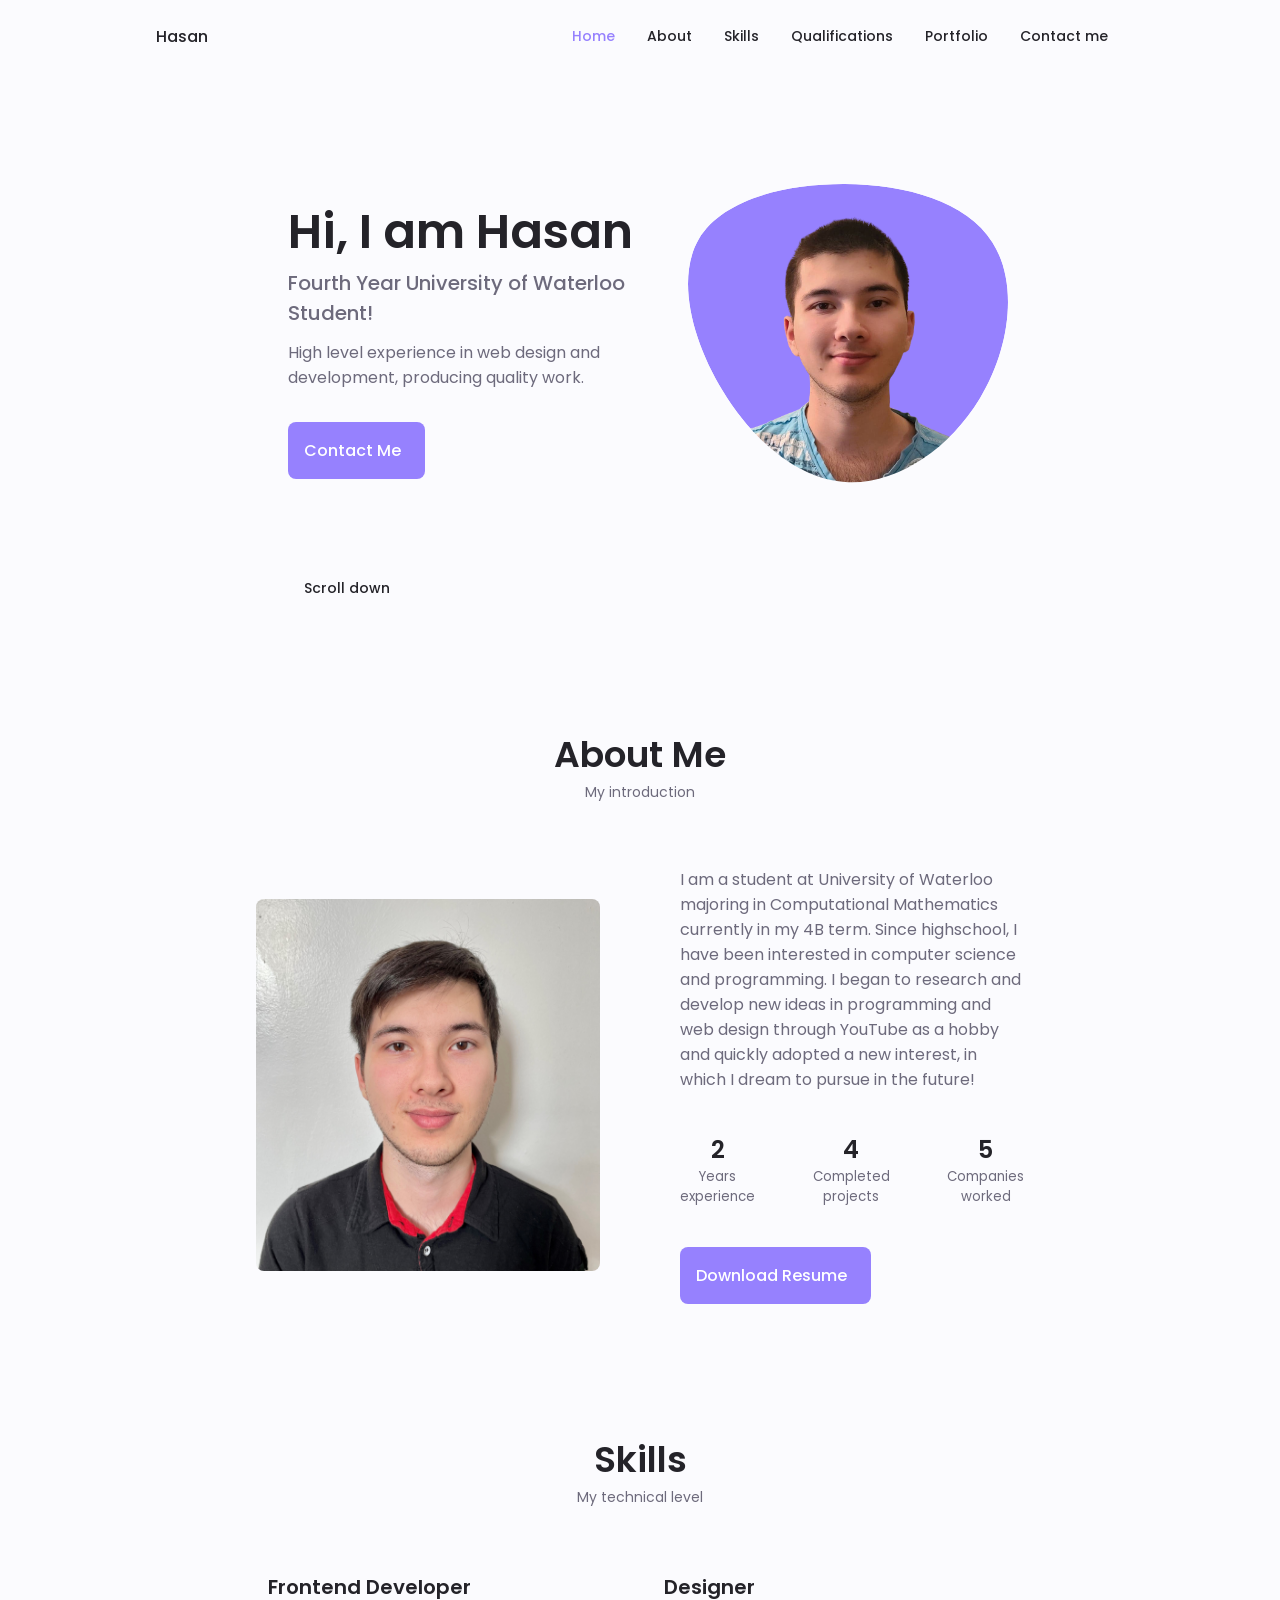
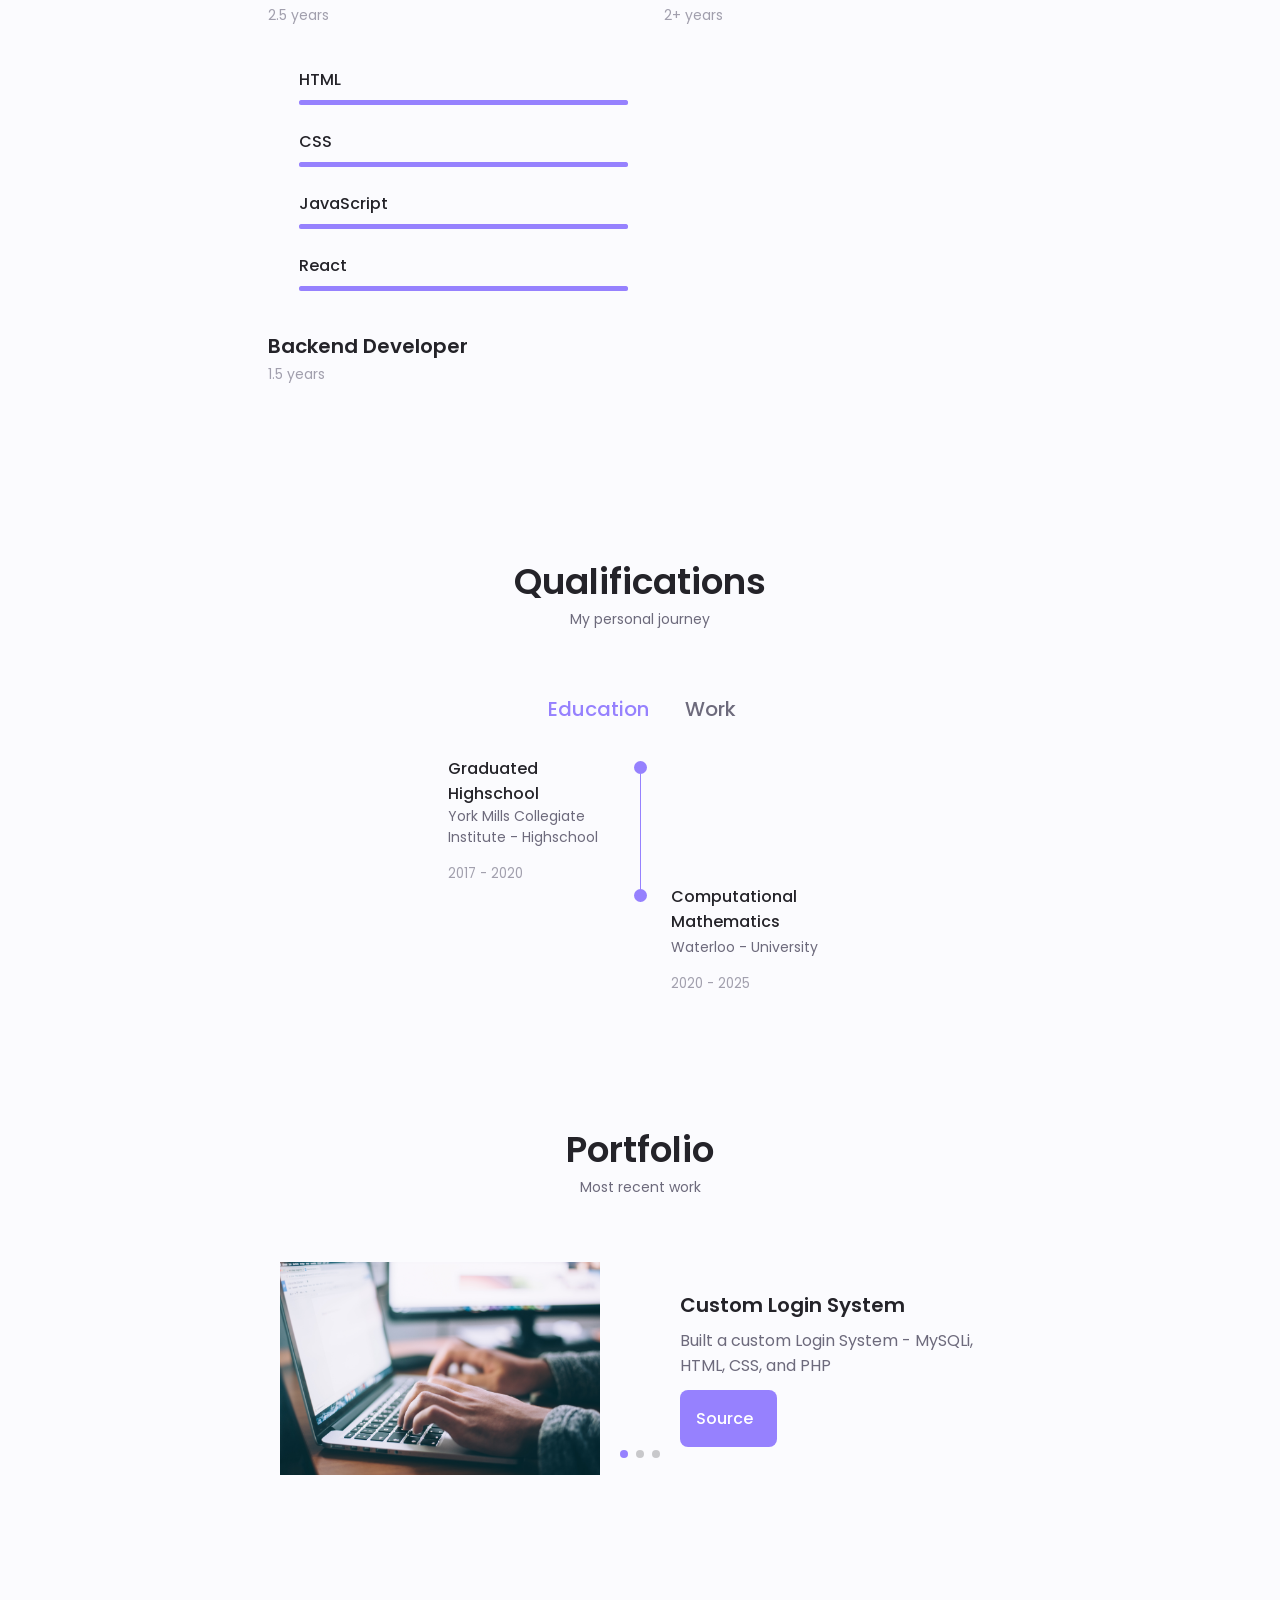
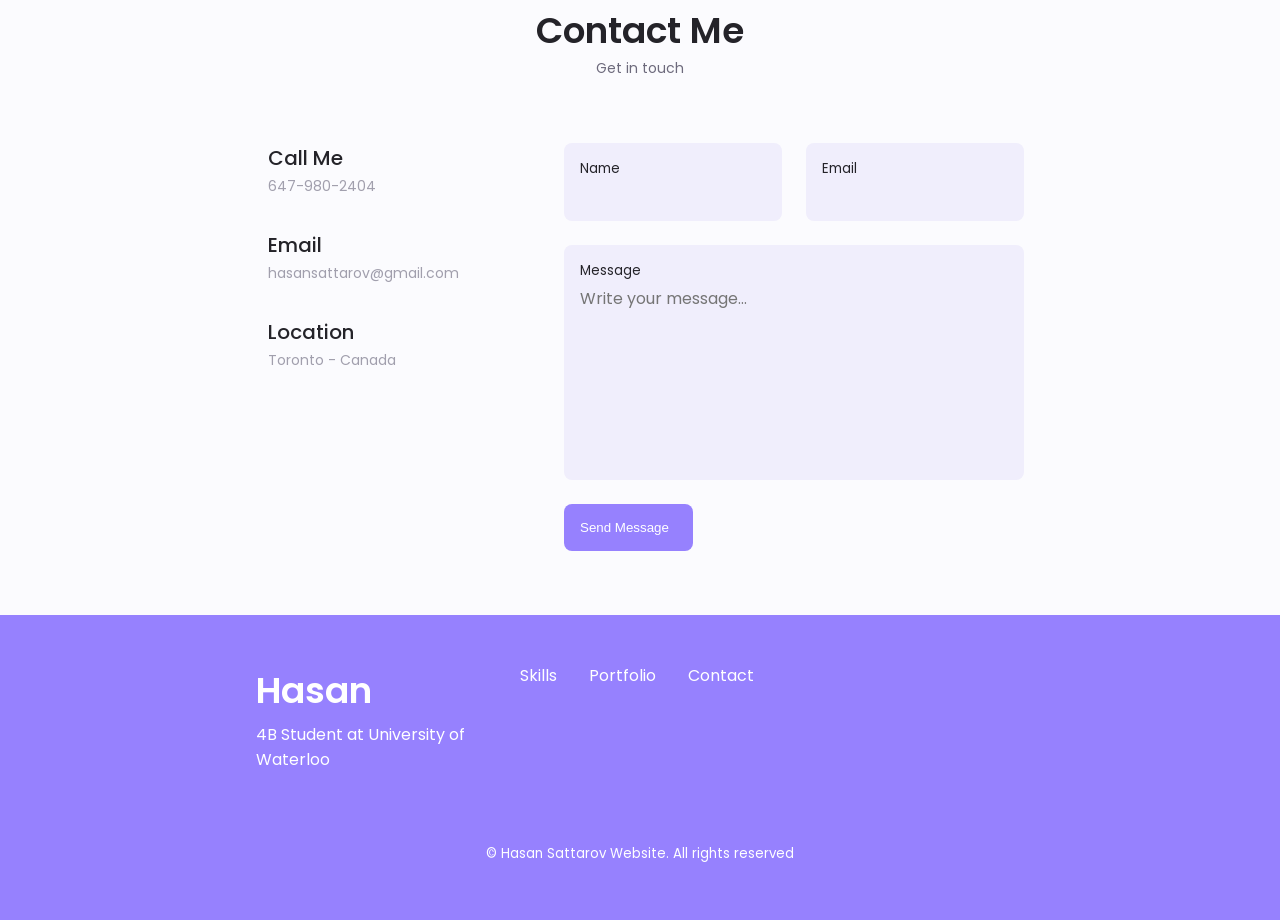
<file: index.html>
<!DOCTYPE html>
<html lang="en">

<head>
    <meta charset="UTF-8">
    <meta name="viewport" content="width=device-width, initial-scale=1.0">

    <!--==================== UNICONS ====================-->
    <link rel="stylesheet" href="https://unicons.iconscout.com/release/v4.0.0/css/line.css">

    <!--==================== SWIPER CSS ====================-->
    <link rel="stylesheet" href="assets/css/swiper-bundle.min.css">

    <!--==================== CSS ====================-->
    <link rel="stylesheet" href="assets/css/styles.css">

    <title>Hasan's Portfolio Website</title>
</head>

<body>
    <!--==================== HEADER ====================-->
    <header class="header" id="header">
        <nav class="nav container">
            <a href="#" class="nav__logo">Hasan</a>

            <div class="nav__menu" id="nav-menu">
                <ul class="nav__list grid">
                    <li class="nav__item">
                        <a href="#home" class="nav__link active-link">
                            <i class="uil uil-estate nav__icon"></i> Home
                        </a>
                    </li>
                    <li class="nav__item">
                        <a href="#about" class="nav__link">
                            <i class="uil uil-user nav__icon"></i> About
                        </a>
                    </li>
                    <li class="nav__item">
                        <a href="#skills" class="nav__link">
                            <i class="uil uil-file-alt nav__icon"></i> Skills
                        </a>
                    </li>
                    <li class="nav__item">
                        <a href="#qualifications" class="nav__link">
                            <i class="uil uil-clipboard-notes nav__icon"></i> Qualifications
                        </a>
                    </li>
                    <li class="nav__item">
                        <a href="#portfolio" class="nav__link">
                            <i class="uil uil-scenery nav__icon"></i> Portfolio
                        </a>
                    </li>
                    <li class="nav__item">
                        <a href="#contact" class="nav__link">
                            <i class="uil uil-message nav__icon"></i> Contact me
                        </a>
                    </li>
                </ul>
                <i class="uil uil-times nav__close" id="nav-close"></i>
            </div>

            <div class="nav__btns">
                <!-- Theme change button -->
                <i class="uil uil-moon change-theme" id="theme-button"></i>

                <div class="nav__toggle" id="nav-toggle">
                    <i class="uil uil-apps"></i>
                </div>
            </div>
        </nav>
    </header>

    <!--==================== MAIN ====================-->
    <main class="main">
        <!--==================== HOME ====================-->
        <section class="home section" id="home">
            <div class="home__container container grid">
                <div class="home__content grid">
                    <div class="home__social">
                        <a href="https://www.linkedin.com/in/hasan-sattarov-950b011bb/" target="_blank" class="home__social-icon">
                            <i class="uil uil-linkedin-alt"></i>
                        </a>
                        <a href="https://www.facebook.com/hasan.sattarov.9/" target="_blank" class="home__social-icon">
                            <i class="uil uil-facebook-f"></i>
                        </a>
                        <a href="https://github.com/hasansattarov" target="_blank" class="home__social-icon">
                            <i class="uil uil-github-alt"></i>
                        </a>
                    </div>

                    <div class="home__img">
                        <svg class="home__blob" viewBox="0 0 200 187" xmlns="http://www.w3.org/2000/svg" xmlns:xlink="http://www.w3.org/1999/xlink">
                                <mask id="mask0" mask-type="alpha">
                                    <path d="M190.312 36.4879C206.582 62.1187 201.309 102.826 182.328 134.186C163.346 165.547 
                                    130.807 187.559 100.226 186.353C69.6454 185.297 41.0228 161.023 21.7403 129.362C2.45775 
                                    97.8511 -7.48481 59.1033 6.67581 34.5279C20.9871 10.1032 59.7028 -0.149132 97.9666 
                                    0.00163737C136.23 0.303176 174.193 10.857 190.312 36.4879Z"/>
                                </mask>
                                <g mask="url(#mask0)">
                                    <path d="M190.312 36.4879C206.582 62.1187 201.309 102.826 182.328 134.186C163.346 
                                    165.547 130.807 187.559 100.226 186.353C69.6454 185.297 41.0228 161.023 21.7403 
                                    129.362C2.45775 97.8511 -7.48481 59.1033 6.67581 34.5279C20.9871 10.1032 59.7028 
                                    -0.149132 97.9666 0.00163737C136.23 0.303176 174.193 10.857 190.312 36.4879Z"/>
                                    <image class="home__blob-img" x='12' y='18' href="assets/img/perfil.png"/>
                                </g>
                            </svg>
                    </div>

                    <div class="home__data">
                        <h1 class="home__title">Hi, I am Hasan</h1>
                        <h3 class="home__subtitle">Fourth Year University of Waterloo Student!</h3>
                        <p class="home__description">High level experience in web design and development, producing quality work.</p>
                        <a href="#contact" class="button button--flex">
                                Contact Me <i class="uil uil-message button__icon"></i>
                        </a>
                    </div>
                </div>

                <div class="home__scroll">
                    <a href="#about" class="home__scroll-button button--flex">
                        <i class="uil uil-mouse-alt home__scroll-mouse"></i>
                        <span class="home__scroll-name">Scroll down</span>
                        <i class="uil uil-arrow-down home__scroll-arrow"></i>
                    </a>
                </div>
            </div>
        </section>

        <!--==================== ABOUT ====================-->
        <section class="about section" id="about">
            <h2 class="section__title">About Me</h2>
            <span class="section__subtitle">My introduction</span>

            <div class="about__container container grid">
                <img src="assets/img/about.jpg" alt="" class="about__img">

                <div class="about__data">
                    <p class="about__description">
                        I am a student at University of Waterloo majoring in Computational Mathematics currently in my 4B term. Since highschool, I have been interested in computer science and programming. I began to research and develop new ideas in programming and web design through
                        YouTube as a hobby and quickly adopted a new interest, in which I dream to pursue in the future!
                    </p>

                    <div class="about__info">
                        <div>
                            <span class="about__info-title">2</span>
                            <span class="about__info-name">Years <br> experience</span>
                        </div>

                        <div>
                            <span class="about__info-title">4</span>
                            <span class="about__info-name">Completed <br> projects</span>
                        </div>

                        <div>
                            <span class="about__info-title">5</span>
                            <span class="about__info-name">Companies <br> worked</span>
                        </div>
                    </div>

                    <div class="about__buttons">
                        <a download="" href="assets/pdf/Hasan_Sattarov_s_Resume.pdf" class="button button--flex">
                                Download Resume<i class="uil uil-download-alt button__icon"></i>
                            </a>
                    </div>
                </div>
            </div>
        </section>

        <!--==================== SKILLS ====================-->
        <section class="skills section" id="skills">
            <h2 class="section__title">Skills</h2>
            <span class="section__subtitle">My technical level</span>

            <div class="skills__container container grid">
                <div>
                    <div class="skills__content skills__open">
                        <div class="skills__header">
                            <i class="uil uil-brackets-curly skills__icon"></i>

                            <div>
                                <h1 class="skills__title">Frontend Developer</h1>
                                <span class="skills__subtitle">2.5 years</span>
                            </div>

                            <i class="uil uil-angle-down skills__arrow"></i>
                        </div>

                        <div class="skills__list grid">
                            <div class="skills__data">
                                <div class="skills__titles">
                                    <h3 class="skills__name">HTML</h3>
                                </div>
                                <div class="skills__bar">
                                    <span class="skills__percentage skills__html"></span>
                                </div>
                            </div>

                            <div class="skills__data">
                                <div class="skills__titles">
                                    <h3 class="skills__name">CSS</h3>
                                </div>
                                <div class="skills__bar">
                                    <span class="skills__percentage skills__css"></span>
                                </div>
                            </div>

                            <div class="skills__data">
                                <div class="skills__titles">
                                    <h3 class="skills__name">JavaScript</h3>
                                </div>
                                <div class="skills__bar">
                                    <span class="skills__percentage skills__js"></span>
                                </div>
                            </div>

                            <div class="skills__data">
                                <div class="skills__titles">
                                    <h3 class="skills__name">React</h3>
                                </div>
                                <div class="skills__bar">
                                    <span class="skills__percentage skills__react"></span>
                                </div>
                            </div>
                        </div>
                    </div>

                    <div class="skills__content skills__close">
                        <div class="skills__header">
                            <i class="uil uil-server-network skills__icon"></i>

                            <div>
                                <h1 class="skills__title">Backend Developer</h1>
                                <span class="skills__subtitle">1.5 years</span>
                            </div>
                            <i class="uil uil-angle-down skills__arrow"></i>
                        </div>

                        <div class="skills__list grid">
                            <div class="skills__data">
                                <div class="skills__titles">
                                    <h3 class="skills__name">PHP</h3>
                                </div>
                                <div class="skills__bar">
                                    <span class="skills__percentage skills__php"></span>
                                </div>
                            </div>

                            <div class="skills__data">
                                <div class="skills__titles">
                                    <h3 class="skills__name">Python</h3>
                                </div>
                                <div class="skills__bar">
                                    <span class="skills__percentage skills__python"></span>
                                </div>
                            </div>

                            <div class="skills__data">
                                <div class="skills__titles">
                                    <h3 class="skills__name">MySQLi</h3>
                                </div>
                                <div class="skills__bar">
                                    <span class="skills__percentage skills__mysqli"></span>
                                </div>
                            </div>

                            <div class="skills__data">
                                <div class="skills__titles">
                                    <h3 class="skills__name">MariaDB</h3>
                                </div>
                                <div class="skills__bar">
                                    <span class="skills__percentage skills__mysqli"></span>
                                </div>
                            </div>
                        </div>
                    </div>
                </div>

                <div>
                    <div class="skills__content skills__close">
                        <div class="skills__header">
                            <i class="uil uil-swatchbook skills__icon"></i>

                            <div>
                                <h1 class="skills__title">Designer</h1>
                                <span class="skills__subtitle">2+ years</span>
                            </div>
                            <i class="uil uil-angle-down skills__arrow"></i>
                        </div>

                        <div class="skills__list grid">
                            <div class="skills__data">
                                <div class="skills__titles">
                                    <h3 class="skills__name">Figma</h3>
                                </div>
                                <div class="skills__bar">
                                    <span class="skills__percentage skills__figma"></span>
                                </div>
                            </div>

                            <div class="skills__data">
                                <div class="skills__titles">
                                    <h3 class="skills__name">Photoshop</h3>
                                </div>
                                <div class="skills__bar">
                                    <span class="skills__percentage skills__photoshop"></span>
                                </div>
                            </div>
                        </div>
                    </div>
                </div>
            </div>

        </section>

        <!--==================== QUALIFICATION ====================-->
        <section class="qualification section" id="qualifications">
            <h2 class="section__title">Qualifications</h2>
            <span class="section__subtitle">My personal journey</span>

            <div class="qualification__container container">
                <div class="qualification__tabs">
                    <div class="qualification__button button--flex qualification__active" data-target='#education'>
                        <i class="uil uil-graduation-cap qualification__icon"></i> Education
                    </div>

                    <div class="qualification__button button--flex" data-target="#work">
                        <i class="uil uil-briefcase-alt qualification__icon"></i> Work
                    </div>
                </div>

                <div class="qualification__sections">
                    <div class="qualification__content qualification__active" data-content id="education">
                        <!--Qualification 1-->
                        <div class="qualification__data">
                            <div>
                                <h3 class="qualification__title">Graduated Highschool</h3>
                                <span class="qualification__subtitle">York Mills Collegiate Institute - Highschool</span>
                                <div class="qualification__calendar">
                                    <i class="uil uil-calendar-alt"></i> 2017 - 2020
                                </div>
                            </div>

                            <div>
                                <span class="qualification__rounder"></span>
                                <span class="qualification__line"></span>
                            </div>
                        </div>

                        <!--Qualification 2-->
                        <div class="qualification__data">
                            <div></div>

                            <div>
                                <span class="qualification__rounder"></span>
                            </div>

                            <div>
                                <h3 class="qualification__title">Computational Mathematics</h3>
                                <span class="qualification__subtitle">Waterloo - University</span>
                                <div class="qualification__calendar">
                                    <i class="uil uil-calendar-alt"></i> 2020 - 2025
                                </div>
                            </div>
                        </div>
                    </div>

                    <div class="qualification__content" data-content id="work">
                        <!--Qualification 1-->
                        <div class="qualification__data">
                            <div>
                                <h3 class="qualification__title">Project Team Member - Website Design and Optimization</h3>
                                <span class="qualification__subtitle">Canada - Microsoft</span>
                                <div class="qualification__calendar">
                                    <i class="uil uil-calendar-alt"></i> May 2021 - Aug 2021
                                </div>
                            </div>

                            <div>
                                <span class="qualification__rounder"></span>
                                <span class="qualification__line"></span>
                            </div>
                        </div>

                        <!--Qualification 2-->
                        <div class="qualification__data">
                            <div></div>

                            <div>
                                <span class="qualification__rounder"></span>
                                <span class="qualification__line"></span>
                            </div>

                            <div>
                                <h3 class="qualification__title">Junior Web Developer</h3>
                                <span class="qualification__subtitle">Canada - Dacture</span>
                                <div class="qualification__calendar">
                                    <i class="uil uil-calendar-alt"></i> July 2021 - Aug 2021
                                </div>
                            </div>
                        </div>

                        <!--Qualification 3-->
                        <div class="qualification__data">
                            <div>
                                <h3 class="qualification__title">Full Stack Developer</h3>
                                <span class="qualification__subtitle">Canada - Studica Limited</span>
                                <div class="qualification__calendar">
                                    <i class="uil uil-calendar-alt"></i> Jan 2022 - Apr 2022
                                </div>
                            </div>

                            <div>
                                <span class="qualification__rounder"></span>
                                <span class="qualification__line"></span>
                            </div>
                        </div>

                        <!--Qualification 4-->
                        <div class="qualification__data">
                            <div></div>

                            <div>
                                <span class="qualification__rounder"></span>
                                <span class="qualification__line"></span>
                            </div>

                            <div>
                                <h3 class="qualification__title">Software Engineer</h3>
                                <span class="qualification__subtitle">Canada - PointClickCare</span>
                                <div class="qualification__calendar">
                                    <i class="uil uil-calendar-alt"></i> Sept 2022 - Dec 2022
                                </div>
                            </div>
                        </div>

                        <!--Qualification 5-->
                        <div class="qualification__data">
                            <div>
                                <h3 class="qualification__title">Full Stack Developer</h3>
                                <span class="qualification__subtitle">Canada - Studica Limited</span>
                                <div class="qualification__calendar">
                                    <i class="uil uil-calendar-alt"></i> May 2023 - Aug 2023
                                </div>
                            </div>

                            <div>
                                <span class="qualification__rounder"></span>
                                <span class="qualification__line"></span>
                            </div>
                        </div>

                        <!--Qualification 6-->
                        <div class="qualification__data">
                            <div></div>

                            <div>
                                <span class="qualification__rounder"></span>
                            </div>

                            <div>
                                <h3 class="qualification__title">Software Engineer</h3>
                                <span class="qualification__subtitle">Canada - Sawback Technologies</span>
                                <div class="qualification__calendar">
                                    <i class="uil uil-calendar-alt"></i> Sept 2024 - Dec 2024
                                </div>
                            </div>
                        </div>
                    </div>
                </div>
            </div>
        </section>

        <!--==================== PORTFOLIO ====================-->
        <section class="portfolio section" id="portfolio">
            <h2 class="section__title">Portfolio</h2>
            <span class="section__subtitle">Most recent work</span>

            <div class="portfolio__container container swiper">
                <div class="swiper-wrapper">
                    <!--==================== PORTFOLIO 1 ====================-->
                    <div class="portfolio__content grid swiper-slide">
                        <img src="assets/img/portfolio1.jpg" alt="" class="portfolio_img">

                        <div class="portfolio__data">
                            <h3 class="portfolio__title">Custom Login System</h3>
                            <p class="portfolio__description">Built a custom Login System - MySQLi, HTML, CSS, and PHP</p>
                            <a href="https://github.com/hasansattarov/login-system" class="button button--flex button--small portfolio__button">
                                    Source
                                    <i class="uil uil-arrow-right button__icon"></i>
                            </a>
                        </div>
                    </div>

                    <!--==================== PORTFOLIO 2 ====================-->
                    <div class="portfolio__content grid swiper-slide">
                        <img src="assets/img/portfolio2.jpg" alt="" class="portfolio_img">

                        <div class="portfolio__data">
                            <h3 class="portfolio__title">Personal Website</h3>
                            <p class="portfolio__description">Built a responsive personal portfolio - HTML, CSS, and JavaScript</p>
                            <a href="https://hasansattarov.github.io/" class="button button--flex button--small portfolio__button">
                                    Source
                                    <i class="uil uil-arrow-right button__icon"></i>
                                </a>
                        </div>
                    </div>

                    <!--==================== PORTFOLIO 3 ====================-->
                    <div class="portfolio__content grid swiper-slide">
                        <img src="assets/img/portfolio3.jpg" alt="" class="portfolio_img">

                        <div class="portfolio__data">
                            <h3 class="portfolio__title">Hangman</h3>
                            <p class="portfolio__description">Programmed the Hangman game - Processing Python</p>
                            <a href="https://github.com/hasansattarov/Hangman-Game" class="button button--flex button--small portfolio__button">
                                    Source
                                    <i class="uil uil-arrow-right button__icon"></i>
                                </a>
                        </div>
                    </div>
                </div>

                <div class="swiper-button-next">
                    <i class="uil uil-angle-right-b swiper-portfolio-icon"></i>
                </div>

                <div class="swiper-button-prev">
                    <i class="uil uil-angle-left-b swiper-portfolio-icon"></i>
                </div>

                <div class="swiper-pagination"></div>
            </div>
        </section>

        <!--==================== CONTACT ME ====================-->
        <section class="contact section" id="contact">
            <h2 class="section__title">Contact Me</h2>
            <span class="section__subtitle">Get in touch</span>

            <div class="contact__container container grid">
                <div>
                    <div class="contact__information">
                        <i class="uil uil-phone contact__icon"></i>

                        <div>
                            <h3 class="contact__title">Call Me</h3>
                            <span class="contact__subtitle">647-980-2404</span>
                        </div>
                    </div>

                    <div class="contact__information">
                        <i class="uil uil-envelope contact__icon"></i>

                        <div>
                            <h3 class="contact__title">Email</h3>
                            <span class="contact__subtitle">hasansattarov@gmail.com</span>
                        </div>
                    </div>

                    <div class="contact__information">
                        <i class="uil uil-map-marker contact__icon"></i>

                        <div>
                            <h3 class="contact__title">Location</h3>
                            <span class="contact__subtitle">Toronto - Canada</span>
                        </div>
                    </div>
                </div>

                <form action="https://formspree.io/f/xpzkkjew" method="POST" class="contact__form grid">
                    <div class="contact__inputs grid">
                        <div class="contact__content">
                            <label for="" class="contact__label">Name</label>
                            <input type="text" name="name" class="contact__input">
                        </div>

                        <div class="contact__content">
                            <label for="" class="contact__label">Email</label>
                            <input type="email" name="_replyto" class="contact__input">
                        </div>
                    </div>

                    <div class="contact__content">
                        <label for="" class="contact__label">Message</label>
                        <textarea name="message" id="" cols="0" rows="7" placeholder="Write your message..." class="contact__input"></textarea>
                    </div>

                    <div>
                        <button type="submit" name="submit" class="button button--flex">
                            Send Message
                            <i class="uil uil-message button__icon"></i>
                        </button>
                    </div>
                </form>
            </div>
        </section>
    </main>

    <!--==================== FOOTER ====================-->
    <footer class="footer">
        <div class="footer__bg">
            <div class="footer__container container grid">
                <div>
                    <h1 class="footer__title">Hasan</h1>
                    <span class="footer__subtitle">4B Student at University of Waterloo</span>
                </div>

                <ul class="footer__links">
                    <li>
                        <a href="#skills" class="footer__link">Skills</a>
                    </li>

                    <li>
                        <a href="#portfolio" class="footer__link">Portfolio</a>
                    </li>

                    <li>
                        <a href="#contact" class="footer__link">Contact</a>
                    </li>
                </ul>

                <div class="footer__socials">
                    <a href="https://www.linkedin.com/in/hasan-sattarov-950b011bb/" target="_blank" class="footer__social">
                        <i class="uil uil-linkedin-alt"></i>
                    </a>

                    <a href="https://www.facebook.com/hasan.sattarov.9/" target="_blank" class="footer__social">
                        <i class="uil uil-facebook-f"></i>
                    </a>

                    <a href="https://github.com/hasansattarov" target="_blank" class="footer__social">
                        <i class="uil uil-github-alt"></i>
                    </a>
                </div>
            </div>

            <p class="footer__copy">&#169; Hasan Sattarov Website. All rights reserved</p>
        </div>

    </footer>

    <!--==================== SCROLL TOP ====================-->
    <a href="#" class="scrollup" id="scroll-up">
        <i class="uil uil-arrow-up scrollup__icon"></i>
    </a>

    <!--==================== SWIPER JS ====================-->
    <script src="assets/js/swiper-bundle.min.js"></script>

    <!--==================== MAIN JS ====================-->
    <script src="assets/js/main.js"></script>
</body>

</html>
</file>
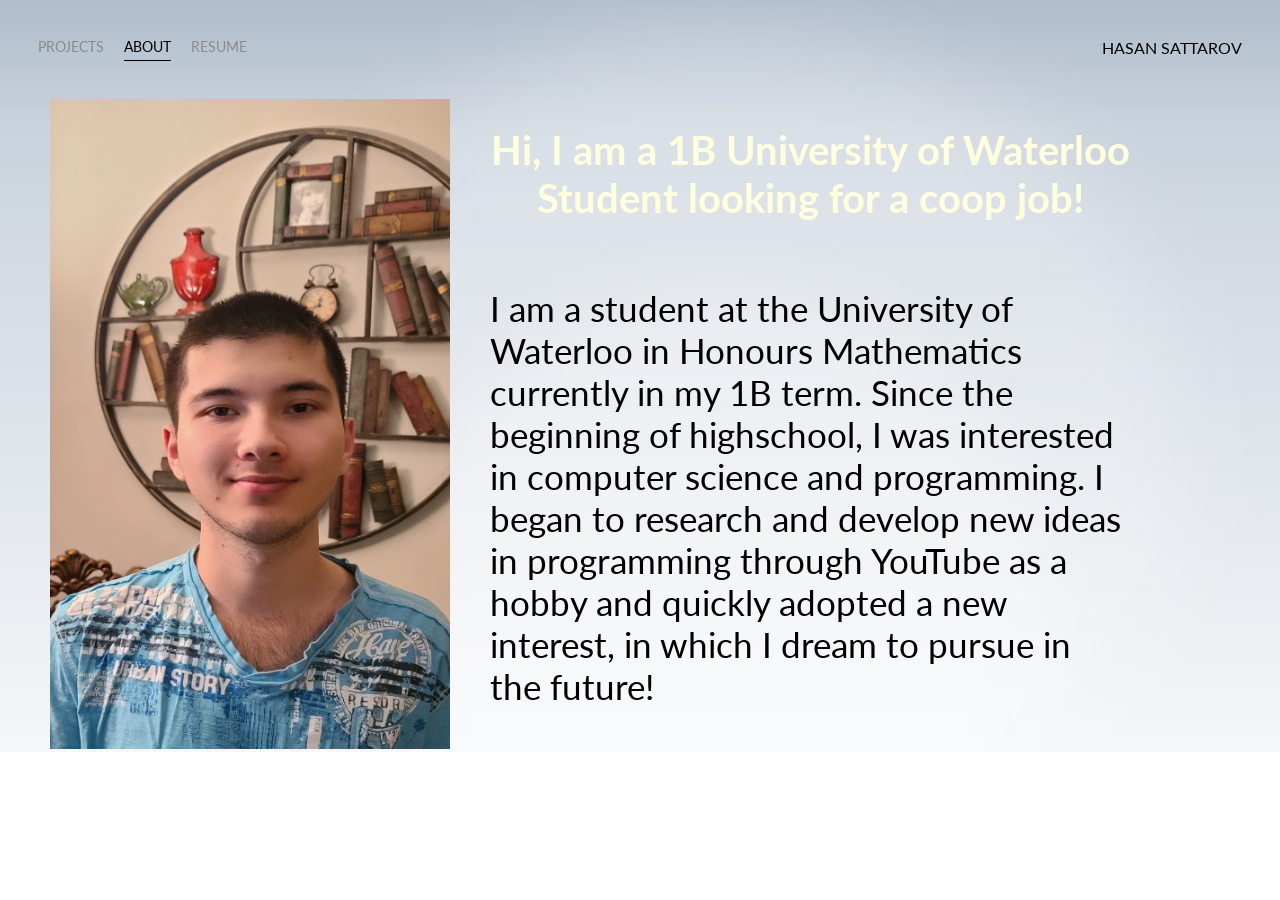
<file: about.html>
<!DOCTYPE html>
<html lang='en'>

<head>
  <meta charset='UTF-8'>
  <title>Portfolio Homepage</title>
  <link href="https://fonts.googleapis.com/css?family=Lato" rel="stylesheet">
  <link rel="stylesheet" href="styles.css">
</head>

<body>
  <div class="container">
    <div class="nav-wrapper">
      <div class="left-side">
        <div class="nav-link-wrapper">
          <a href="index.html">Projects</a>
        </div>

        <div class="nav-link-wrapper active-nav-link">
          <a href="about.html">About</a>
        </div>

        <div class="nav-link-wrapper">
          <a href="resume.pdf">Resume</a>
        </div>
        
      </div>

      <div class="right-side">
        <div class="brand">
          HASAN SATTAROV
        </div>
      </div>
    </div>

    <div class="content-wrapper">
      <div class="two-column-wrapper">
        <div class="profile-image-wrapper">
          <img src="images/profile.jpg" alt="">
        </div>

        <div class="profile-content-wrapper">
          <h1>Hi, I am a 1B University of Waterloo Student looking for a coop job!</h1>
          <p>I am a student at the University of Waterloo in Honours Mathematics currently in my 1B term. Since the beginning of highschool, I was interested in 
            computer science and programming. I began to research and develop new ideas in programming through YouTube as a hobby and quickly 
            adopted a new interest, in which I dream to pursue in the future!
          </p>
        </div>
      </div>
    </div>
  </div>

</body>

</html>
</file>
<file: assets/css/styles.css>
/*==================== GOOGLE FONTS ====================*/

@import url('https://fonts.googleapis.com/css2?family=Poppins:wght@400;500;600&display=swap');

/*==================== VARIABLES CSS ====================*/

:root {
    --header-height: 3rem;
    /*========== Colors ==========*/
    /* Change favorite color */
    --hue-color: 250;
    /*Purple 250 - Green 142 - Blue 230 - Pink 340*/
    /* HSL color mode */
    --first-color: hsl(var(--hue-color), 98%, 75%);
    --first-color-second: hsl(var(--hue-color), 100%, 50%);
    --first-color-alt: hsl(var(--hue-color), 57%, 53%);
    --first-color-lighter: hsl(var(--hue-color), 92%, 85%);
    --title-color: hsl(var(--hue-color), 8%, 15%);
    --text-color: hsl(var(--hue-color), 8%, 45%);
    --text-color-light: hsl(var(--hue-color), 8%, 65%);
    --input-color: hsl(var(--hue-color), 70%, 96%);
    --body-color: hsl(var(--hue-color), 60%, 99%);
    --container-color: #FFF;
    --scroll-bar-color: hsl(var(--hue-color), 12%, 90%);
    --scroll-thumb-color: hsl(var(--hue-color), 12%, 80%);
    /*========== Font and typography ==========*/
    --body-font: 'Poppins', sans-serif;
    /* .5rem = 8px, 1rem = 16px, 1.5rem = 24px ... */
    --big-font-size: 2rem;
    --h1-font-size: 1.5rem;
    --h2-font-size: 1.25rem;
    --h3-font-size: 1.125rem;
    --normal-font-size: .938rem;
    --small-font-size: .813rem;
    --smaller-font-size: .75rem;
    /*========== Font weight ==========*/
    --font-medium: 500;
    --font-semi-bold: 600;
    /*========== Margenes Bottom ==========*/
    /* .25rem = 4px, .5rem = 8px, .75rem = 12px ... */
    --mb-0-25: .25rem;
    --mb-0-5: .5rem;
    --mb-0-75: .75rem;
    --mb-1: 1rem;
    --mb-1-5: 1.5rem;
    --mb-2: 2rem;
    --mb-2-5: 2.5rem;
    --mb-3: 3rem;
    /*========== z index ==========*/
    --z-tooltip: 10;
    --z-fixed: 100;
    --z-modal: 1000;
}


/* Font size for large devices */

@media screen and (min-width: 968px) {
     :root {
        --big-font-size: 3rem;
        --h1-font-size: 2.25rem;
        --h2-font-size: 1.5rem;
        --h3-font-size: 1.25rem;
        --normal-font-size: 1rem;
        --small-font-size: .875rem;
        --smaller-font-size: .831rem;
    }
}


/*========== Variables Dark theme ==========*/

body.dark-theme {
    --first-color-second: hsl(var(--hue-color), 30%, 8%);
    --title-color: hsl(var(--hue-color), 8%, 95%);
    --text-color: hsl(var(--hue-color), 8%, 75%);
    --input-color: hsl(var(--hue-color), 29%, 16%);
    --body-color: hsl(var(--hue-color), 28%, 12%);
    --container-color: hsl(var(--hue-color), 29%, 16%);
    --scroll-bar-color: hsl(var(--hue-color), 12%, 48%);
    --scroll-thumb-color: hsl(var(--hue-color), 12%, 36%);
}


/*========== Button Dark/Light ==========*/

.nav__btns {
    display: flex;
    align-items: center;
}

.change-theme {
    font-size: 1.25rem;
    color: var(--title-color);
    margin-right: var(--mb-1);
    cursor: pointer;
}

.change-theme:hover {
    color: var(--first-color);
}


/*==================== BASE ====================*/

* {
    box-sizing: border-box;
    padding: 0;
    margin: 0;
}

html {
    scroll-behavior: smooth;
}

body {
    margin: 0 0 var(--header-height) 0;
    font-family: var(--body-font);
    font-size: var(--normal-font-size);
    background-color: var(--body-color);
    color: var(--text-color);
}

h1,
h2,
h3,
h4 {
    color: var(--title-color);
    font-weight: var(--font-semi-bold);
}

ul {
    list-style: none;
}

a {
    text-decoration: none;
}

img {
    max-width: 100%;
    height: auto;
}


/*==================== REUSABLE CSS CLASSES ====================*/

.section {
    padding: 2rem 0 4rem;
}

.section__title {
    font-size: var(--h1-font-size);
}

.section__subtitle {
    display: block;
    font-size: var(--small-font-size);
    margin-bottom: var(--mb-3);
}

.section__title,
.section__subtitle {
    text-align: center;
}


/*==================== LAYOUT ====================*/

.container {
    max-width: 768px;
    margin-left: var(--mb-1-5);
    margin-right: var(--mb-1-5);
}

.grid {
    display: grid;
    gap: 1.5rem;
}

.header {
    width: 100%;
    position: fixed;
    bottom: 0;
    left: 0;
    z-index: var(--z-fixed);
    background-color: var(--body-color);
}


/*==================== NAV ====================*/

.nav {
    max-width: 968px;
    height: var(--header-height);
    display: flex;
    justify-content: space-between;
    align-items: center;
}

.nav__logo,
.nav__toggle {
    color: var(--title-color);
    font-weight: var(--font-medium);
}

.nav__logo:hover {
    color: var(--first-color);
}

.nav__toggle {
    font-size: 1.1rem;
    cursor: pointer;
}

.nav__toggle:hover {
    color: var(--first-color);
}

@media screen and (max-width: 767px) {
    .nav__menu {
        position: fixed;
        bottom: -100%;
        left: 0;
        width: 100%;
        background-color: var(--body-color);
        padding: 2rem 1.5rem 4rem;
        box-shadow: 0 -1px 4px rgba(0, 0, 0, .15);
        border-radius: 1.5rem 1.5rem 0 0;
        transition: .3s;
    }
}

.nav__list {
    grid-template-columns: repeat(3, 1fr);
    gap: 2rem;
}

.nav__link {
    display: flex;
    flex-direction: column;
    align-items: center;
    font-size: var(--small-font-size);
    color: var(--title-color);
    font-weight: var(--font-medium);
}

.nav__link:hover {
    color: var(--first-color);
}

.nav__icon {
    font-size: 1.2rem;
}

.nav__close {
    position: absolute;
    right: 1.3rem;
    bottom: .5rem;
    font-size: 1.5rem;
    cursor: pointer;
    color: var(--first-color);
}

.nav__close:hover {
    color: var(--first-color-alt);
}


/* show menu */

.show-menu {
    bottom: 0;
}


/* Active link */

.active-link {
    color: var(--first-color);
}


/* Change background header */

.scroll-header {
    box-shadow: 0 -1px 4px rgba(0, 0, 0, .15);
}


/*==================== HOME ====================*/

.home__container {
    gap: 1rem;
}

.home__content {
    grid-template-columns: .5fr 3fr;
    padding-top: 3.5rem;
    align-items: center;
}

.home__social {
    display: grid;
    grid-template-columns: max-content;
    row-gap: 1rem;
}

.home__social-icon {
    font-size: 1.25rem;
    color: var(--first-color);
}

.home__social-icon:hover {
    color: var(--first-color-alt);
}

.home__blob {
    width: 200px;
    fill: var(--first-color);
}

.home__blob-img {
    width: 170px;
}

.home__data {
    grid-column: 1/3;
}

.home__title {
    font-size: var(--big-font-size);
}

.home__subtitle {
    font-size: var(--h3-font-size);
    color: var(--text-color);
    font-weight: var(--font-medium);
    margin-bottom: var(--mb-0-75);
}

.home__description {
    margin-bottom: var(--mb-2);
}


/* 
.home__scroll {
    display: none;
}
*/

.home__scroll-button {
    color: var(--first-color);
    transition: .3s;
}

.home__scroll-button:hover {
    transform: translate(.25rem);
}

.home__scroll-mouse {
    font-size: 2rem;
}

.home__scroll-name {
    font-size: var(--small-font-size);
    color: var(--title-color);
    font-weight: var(--font-medium);
    margin-right: var(--mb-0-25);
}

.home__scroll-arrow {
    font-size: 1.25rem;
}


/*==================== BUTTONS ====================*/

.button {
    border: none;
    background: none;
    display: inline-block;
    background-color: var(--first-color);
    color: #FFF;
    padding: 1rem;
    border-radius: .5rem;
    font-weight: var(--font-medium);
}

.button:hover {
    background-color: var(--first-color-alt);
}

.button__icon {
    font-size: 1.25rem;
    margin-left: var(--mb-0-5);
    transition: .3s;
}

.button--flex {
    display: inline-flex;
    align-items: center;
}


/*==================== ABOUT ====================*/

.about__img {
    width: 200px;
    height: 85%;
    border-radius: .5rem;
    justify-self: center;
    align-self: center;
}

.about__description {
    text-align: center;
    margin-bottom: var(--mb-2-5);
}

.about__info {
    display: flex;
    justify-content: space-evenly;
    margin-bottom: var(--mb-2-5);
}

.about__info-title {
    font-size: var(--h2-font-size);
    font-weight: var(--font-semi-bold);
    color: var(--title-color);
}

.about__info-name {
    font-size: var(--smaller-font-size);
}

.about__info-title,
.about__info-name {
    display: block;
    text-align: center;
}

.about__buttons {
    display: flex;
    justify-content: center;
}


/*==================== SKILLS ====================*/

.skills__container {
    row-gap: 0;
}

.skills__header {
    display: flex;
    align-items: center;
    margin-bottom: var(--mb-2-5);
    cursor: pointer;
}

.skills__icon,
.skills__arrow {
    font-size: 2rem;
    color: var(--first-color);
}

.skills__icon {
    margin-right: var(--mb-0-75);
}

.skills__title {
    font-size: var(--h3-font-size);
}

.skills__subtitle {
    font-size: var(--small-font-size);
    color: var(--text-color-light);
}

.skills__arrow {
    margin-left: auto;
    transition: .4s;
}

.skills__list {
    row-gap: 1.5rem;
    padding-left: 2.7rem;
}

.skills__titles {
    display: flex;
    justify-content: space-between;
    margin-bottom: var(--mb-0-5);
}

.skills__name {
    font-size: var(--normal-font-size);
    font-weight: var(--font-medium);
}

.skills__bar,
.skills__percentage {
    height: 5px;
    border-radius: .25rem;
}

.skills__bar {
    background-color: var(--first-color-lighter);
}

.skills__percentage {
    display: block;
    background-color: var(--first-color);
}

.skills__html,
.skills__css,
.skills__js,
.skills__react,
.skills__php,
.skills__python,
.skills__mysqli,
.skills__figma,
.skills__photoshop {
    width: 100%;
}

.skills__close .skills__list {
    height: 0;
    overflow: hidden;
}

.skills__open .skills__list {
    height: max-content;
    margin-bottom: var(--mb-2-5);
}

.skills__open .skills__arrow {
    transform: rotate(-180deg);
}


/*==================== QUALIFICATION ====================*/

.qualification__tabs {
    display: flex;
    justify-content: space-evenly;
    margin-bottom: var(--mb-2);
}

.qualification__button {
    font-size: var(--h3-font-size);
    font-weight: var(--font-medium);
    cursor: pointer;
}

.qualification__button:hover {
    color: var(--first-color);
}

.qualification__icon {
    font-size: 1.8rem;
    margin-right: var(--mb-0-25);
}

.qualification__data {
    display: grid;
    grid-template-columns: 1fr max-content 1fr;
    column-gap: 1.5rem;
}

.qualification__title {
    font-size: var(--normal-font-size);
    font-weight: var(--font-medium);
}

.qualification__subtitle {
    display: inline-block;
    font-size: var(--small-font-size);
    margin-bottom: var(--mb-1);
}

.qualification__calendar {
    font-size: var(--smaller-font-size);
    color: var(--text-color-light);
}

.qualification__rounder {
    display: inline-block;
    width: 13px;
    height: 13px;
    background-color: var(--first-color);
    border-radius: 50%;
}

.qualification__line {
    display: block;
    width: 1px;
    height: 100%;
    background-color: var(--first-color);
    transform: translate(6px, -7px);
}

.qualification [data-content] {
    display: none;
}

.qualification__active[data-content] {
    display: block;
}

.qualification__button.qualification__active {
    color: var(--first-color);
}


/*==================== PORTFOLIO ====================*/

.portfolio__container {
    overflow: initial;
}

.portfolio__content {
    padding: 0 1.5rem;
}

.portfolio__img {
    width: 265px;
    border-radius: 0.5rem;
    justify-self: center;
}

.portfolio__title {
    font-size: var(--h3-font-size);
    margin-bottom: var(--mb-0-5);
}

.portfolio__description {
    margin-bottom: var(--mb-0-75);
}

.portfolio__button:hover .button__icon {
    transform: translate(0.25rem);
}

.swiper-button-prev::after,
.swiper-button-next::after {
    content: '';
}

.swiper-portfolio-icon {
    font-size: 2rem;
    color: var(--first-color);
}

.swiper-button-prev {
    left: -.5rem;
}

.swiper-button-next {
    right: -.5rem;
}

.swiper-container-horizontal>.swiper-pagination-bullets {
    bottom: -2.5rem;
}

.swiper-pagination-bullet-active {
    background-color: var(--first-color);
}

.swiper-button-prev,
.swiper-button-next,
.swiper-pagination-bullet {
    outline: none;
}


/*==================== CONTACT ME ====================*/

.contact__container {
    row-gap: 3rem;
}

.contact__information {
    display: flex;
    margin-bottom: var(--mb-2);
}

.contact__icon {
    font-size: 2rem;
    color: var(--first-color);
    margin-right: var(--mb-0-75);
}

.contact__title {
    font-size: var(--h3-font-size);
    font-weight: var(--font-medium);
}

.contact__subtitle {
    font-size: var(--small-font-size);
    color: var(--text-color-light);
}

.contact__content {
    background-color: var(--input-color);
    border-radius: .5rem;
    padding: .75rem 1rem .25rem;
}

.contact__label {
    font-size: var(--smaller-font-size);
    color: var(--title-color);
}

.contact__input {
    width: 100%;
    background-color: var(--input-color);
    color: var(--text-color);
    font-family: var(--body-font);
    font-size: var(--normal-font-size);
    border: none;
    resize: none;
    outline: none;
    padding: .25rem .5rem .5rem 0;
}

.button:hover {
    cursor: pointer;
}


/*==================== FOOTER ====================*/

.footer {
    padding-top: 2rem;
}

.footer__container {
    row-gap: 3.5rem;
}

.footer__bg {
    background-color: var(--first-color);
    padding: 2rem 0 3rem;
}

.footer__title {
    font-size: var(--h1-font-size);
    margin-bottom: var(--mb-0-25);
}

.footer_subtitle {
    font-size: var(--small-font-size);
}

.footer__links {
    display: flex;
    flex-direction: column;
    row-gap: 1.5rem;
}

.footer__link:hover {
    color: var(--first-color-lighter);
}

.footer__social {
    font-size: 1.25rem;
    margin-right: var(--mb-1-5);
}

.footer__social:hover {
    color: var(--first-color-lighter);
}

.footer__copy {
    font-size: var(--smaller-font-size);
    text-align: center;
    color: white;
    margin-top: var(--mb-3);
}

.footer__title,
.footer__subtitle,
.footer__link,
.footer__social {
    color: #FFF;
}


/*========== SCROLL UP ==========*/

.scrollup {
    position: fixed;
    right: 1rem;
    bottom: -20%;
    background-color: var(--first-color);
    opacity: .8;
    padding: 0 .3rem;
    border-radius: .4rem;
    z-index: var(--z-tooltip);
    transition: .4s;
}

.scrollup:hover {
    background-color: var(--first-color-alt);
}

.scrollup__icon {
    font-size: 1.5rem;
    color: #FFF;
}


/* Show scroll */

.show-scroll {
    bottom: 5rem;
}


/*========== SCROLL BAR ==========*/

::-webkit-scrollbar {
    width: 0.60rem;
    background-color: var(--scroll-bar-color);
    border-radius: .5rem;
}

::-webkit-scrollbar-thumb {
    background-color: var(--scroll-thumb-color);
    border-radius: .5rem;
}

::-webkit-scrollbar-thumb:hover {
    background-color: var(--text-color-light);
}


/*==================== MEDIA QUERIES ====================*/


/* For small devices */

@media screen and (max-width: 350px) {
    .container {
        margin-left: var(--mb-1);
        margin-right: var(--mb-1);
    }
    .nav__menu {
        padding: 2rem .25rem 4rem;
    }
    .nav__list {
        column-gap: 0;
    }
    .home__content {
        grid-template-columns: .25fr 3fr;
    }
    .home__blob {
        width: 180px;
    }
    .skills__title {
        font-size: var(--normal-font-size);
    }
    .qualification__data {
        gap: .5rem;
    }
}


/* For medium devices */

@media screen and (min-width: 568px) {
    .home__content {
        grid-template-columns: max-content 1fr 1fr;
    }
    .home__data {
        grid-column: initial;
    }
    .home__img {
        order: 1;
        justify-self: center;
    }
    .about__container,
    .skills__container,
    .portfolio__content,
    .contact__container,
    .footer__container {
        grid-template-columns: repeat(2, 1fr);
    }
    .qualification__sections {
        display: grid;
        grid-template-columns: .6fr;
        justify-content: center;
    }
}

@media screen and (min-width: 768px) {
    .container {
        margin-left: auto;
        margin-right: auto;
    }
    body {
        margin: 0;
    }
    .section {
        padding: 6rem 0 2rem;
    }
    .section__subtitle {
        margin-bottom: 4rem;
    }
    .header {
        top: 0;
        bottom: initial;
    }
    .header,
    .main,
    .footer__container {
        padding: 0 1rem;
    }
    .nav {
        height: calc(var(--header-height) + 1.5rem);
        column-gap: 1rem;
    }
    .nav__icon,
    .nav__close,
    .nav__toggle {
        display: none;
    }
    .nav__list {
        display: flex;
        column-gap: 2rem;
    }
    .nav__menu {
        margin-left: auto;
    }
    .change-theme {
        margin: 0;
    }
    .home__container {
        row-gap: 5rem;
    }
    .home__content {
        padding-top: 5.5rem;
        column-gap: 2rem;
    }
    .home__blob {
        width: 270px;
    }
    .home__scroll {
        display: block;
    }
    .home__scroll-button {
        margin-left: 3rem;
    }
    .about__container {
        column-gap: 5rem;
    }
    .about__img {
        width: 350px;
    }
    .about__description {
        text-align: initial;
    }
    .about__info {
        justify-content: space-between;
    }
    .about__buttons {
        justify-content: initial;
    }
    .qualification__tabs {
        justify-content: center;
    }
    .qualification__button {
        margin: 0 var(--mb-1);
    }
    .qualification__sections {
        grid-template-columns: .5fr;
    }
    .portfolio__img {
        width: 320px;
    }
    .portfolio__content {
        align-items: center;
    }
    .footer__container {
        grid-template-columns: repeat(3, 1fr);
    }
    .footer__bg {
        padding: 3rem 0 3.5rem;
    }
    .footer__links {
        flex-direction: row;
        column-gap: 2rem;
    }
    .footer__socials {
        justify-self: flex-end;
    }
    .footer__copy {
        margin-top: 4.5rem;
    }
}


/* For large devices */

@media screen and (min-width: 1024px) {
    .header,
    .main,
    .footer__container {
        padding: 0;
    }
    .home__blob {
        width: 320px;
    }
    .home__social {
        transform: translate(-6rem);
    }
    .portfolio__content {
        column-gap: 5rem;
    }
    .swiper-portfolio-icon {
        font-size: 3.5rem;
    }
    .swiper-button-prev {
        left: -3.5rem;
    }
    .swiper-button-next {
        right: -3.5rem;
    }
    .swiper-container-horizontal>.swiper-pagination-bullets {
        bottom: -4.5rem;
    }
    .contact__form {
        width: 460px;
    }
    .contact__inputs {
        grid-template-columns: repeat(2, 1fr);
    }
}
</file>
<file: styles.css>
body {
  font-family: "Lato", sans-serif;
  margin: 0px;
}

.container {
  display: grid;
  grid-template-columns: 1fr;
  background:url(images/background.jpg);
  background-repeat: no-repeat;
  background-attachment: fixed;
  background-size: cover;
}

.nav-wrapper {
  display: flex;
  justify-content: space-between;
  padding: 38px;
}

.left-side {
  display: flex;
}

.nav-wrapper > .left-side > div {
  margin-right: 20px;
  text-transform: uppercase;
  font-size: 0.9rem;
}

.nav-link-wrapper {
  height: 22px;
  border-bottom: 1px solid transparent;
  transition: border-bottom 0.5s;
}

.active-nav-link {
  border-bottom: 1px solid black;
}

.active-nav-link a {
  color: black !important;
}

.nav-link-wrapper a {
  color: #8a8a8a;
  text-decoration: none;
  transition: color 0.5s;
}

.nav-link-wrapper:hover {
  border-bottom: 1px solid black;
}

.nav-link-wrapper a:hover {
  color: black;
}

.portfolio-items-wrapper {
  display: grid;
  grid-template-columns: 1fr 1fr;
}

.portfolio-item-wrapper {
  position: relative;
}

.portfolio-img-background {
  background-size: cover;
  background-position: center;
  background-repeat: no-repeat;
  height: 450px;
  width: 100%;
}

.img-text-wrapper {
  position: absolute;
  top: 0;
  display: flex;
  flex-direction: column;
  justify-content: center;
  align-items: center;
  height: 100%;
  text-align: center;
  padding-left: 100px;
  padding-right: 100px;
}

.img-text-wrapper .subtitle {
  transition: 1s;
  color: transparent;
}

.image-blur {
  transition: 1s;
  filter: brightness(10%);
}

.img-text-wrapper:hover .subtitle {
  color: lightseagreen;
  font-weight: 600;
}

.logo-wrapper img {
  width: 50%;
  margin-bottom: 20px;
}

.two-column-wrapper {
  display: grid;
  grid-template-columns: 1fr 1fr;
  transform: translate(-50px, 0px);
}

.profile-image-wrapper img {
  width: 400px;
  height: 650px;
  transform: translate(100px,0px);
}

.profile-content-wrapper h1 {
  color: lightyellow;
  font-size: 40px;
  text-align: center;
  transform: translate(-100px, 0px);
}

.profile-content-wrapper p {
  font-size: 35px;
  text-align: left;
  transform:translate(-100px, 30px);
}
</file>
